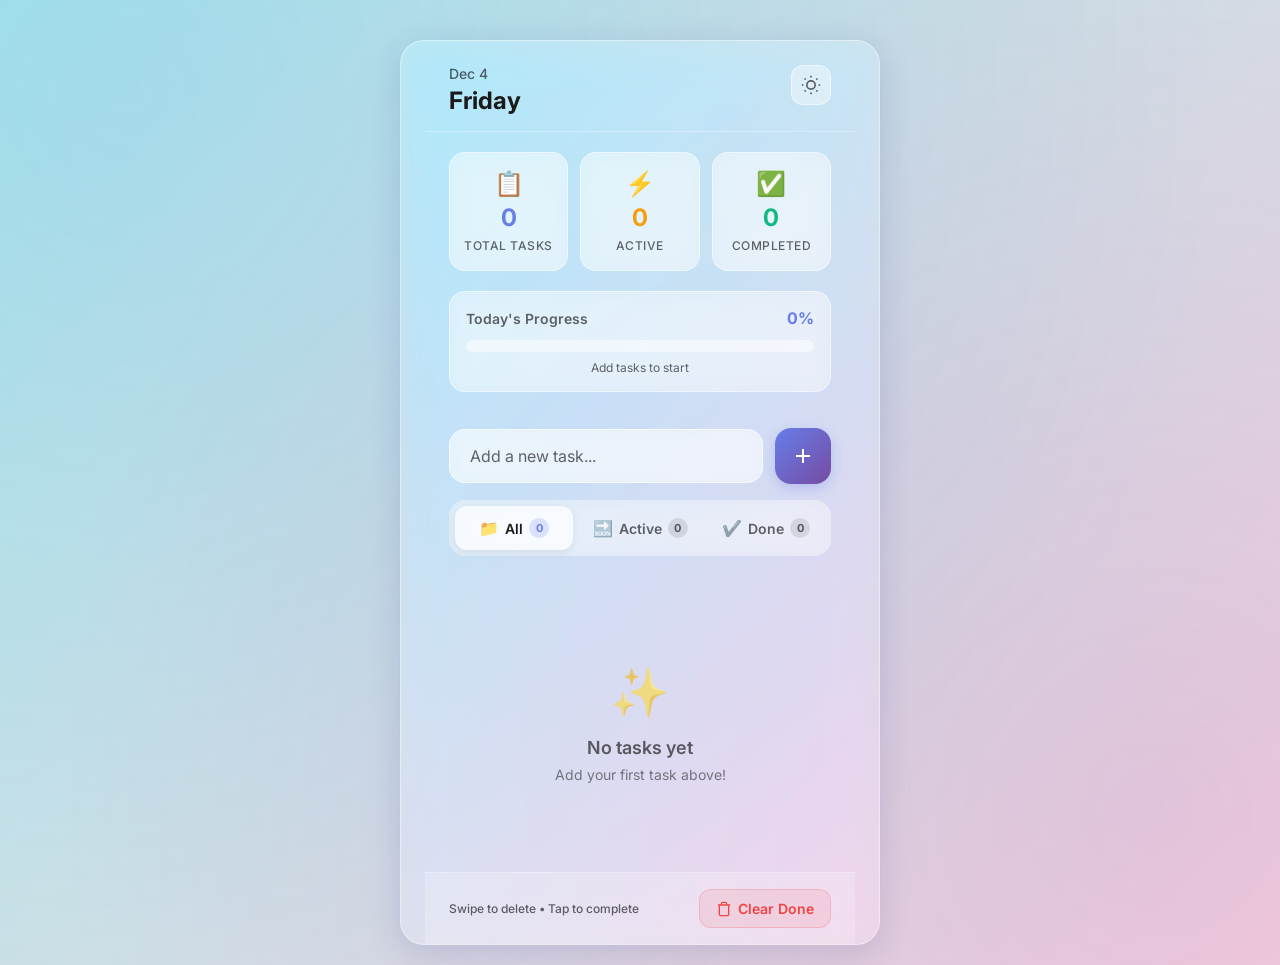
<file: index.html>
<!DOCTYPE html>
<html lang="en">
<head>
    <meta charset="UTF-8">
    <meta name="viewport" content="width=device-width, initial-scale=1.0, maximum-scale=1.0, user-scalable=no">
    <title>Todo Dashboard</title>
    <link rel="stylesheet" href="style.css">
    <link rel="preconnect" href="https://fonts.googleapis.com">
    <link rel="preconnect" href="https://fonts.gstatic.com" crossorigin>
    <link href="https://fonts.googleapis.com/css2?family=Inter:wght@300;400;500;600;700&display=swap" rel="stylesheet">
</head>
<body>
    <div class="container">
        <!-- Header -->
        <header class="header">
            <div class="header-content">
                <div class="date-display">
                    <span id="currentDate" class="date"></span>
                    <span class="day" id="currentDay"></span>
                </div>
                <button class="theme-toggle" id="themeToggle" aria-label="Toggle theme">
                    <svg class="sun-icon" width="20" height="20" viewBox="0 0 24 24" fill="none" stroke="currentColor" stroke-width="2">
                        <circle cx="12" cy="12" r="5"></circle>
                        <line x1="12" y1="1" x2="12" y2="3"></line>
                        <line x1="12" y1="21" x2="12" y2="23"></line>
                        <line x1="4.22" y1="4.22" x2="5.64" y2="5.64"></line>
                        <line x1="18.36" y1="18.36" x2="19.78" y2="19.78"></line>
                        <line x1="1" y1="12" x2="3" y2="12"></line>
                        <line x1="21" y1="12" x2="23" y2="12"></line>
                        <line x1="4.22" y1="19.78" x2="5.64" y2="18.36"></line>
                        <line x1="18.36" y1="5.64" x2="19.78" y2="4.22"></line>
                    </svg>
                </button>
            </div>
        </header>

        <!-- Dashboard Stats -->
        <section class="dashboard">
            <div class="stats-grid">
                <div class="stat-card total">
                    <div class="stat-icon">📋</div>
                    <div class="stat-content">
                        <span class="stat-value" id="totalTasks">0</span>
                        <span class="stat-label">Total Tasks</span>
                    </div>
                </div>
                <div class="stat-card active">
                    <div class="stat-icon">⚡</div>
                    <div class="stat-content">
                        <span class="stat-value" id="activeTasks">0</span>
                        <span class="stat-label">Active</span>
                    </div>
                </div>
                <div class="stat-card completed">
                    <div class="stat-icon">✅</div>
                    <div class="stat-content">
                        <span class="stat-value" id="completedTasks">0</span>
                        <span class="stat-label">Completed</span>
                    </div>
                </div>
            </div>

            <!-- Progress Card -->
            <div class="progress-card">
                <div class="progress-header">
                    <span class="progress-title">Today's Progress</span>
                    <span class="progress-percentage" id="progressPercentage">0%</span>
                </div>
                <div class="progress-bar-container">
                    <div class="progress-bar" id="progressBar"></div>
                </div>
                <p class="progress-subtitle" id="progressText">Complete tasks to see progress</p>
            </div>
        </section>

        <!-- Quick Add -->
        <section class="quick-add">
            <div class="input-group">
                <input type="text" id="taskInput" placeholder="Add a new task..." autocomplete="off">
                <button id="addBtn" class="add-btn">
                    <svg width="24" height="24" viewBox="0 0 24 24" fill="none" stroke="currentColor" stroke-width="2">
                        <line x1="12" y1="5" x2="12" y2="19"></line>
                        <line x1="5" y1="12" x2="19" y2="12"></line>
                    </svg>
                </button>
            </div>
        </section>

        <!-- Filter Tabs -->
        <section class="tabs-section">
            <div class="filter-tabs">
                <button class="tab active" data-filter="all">
                    <span class="tab-icon">📁</span>
                    <span class="tab-text">All</span>
                    <span class="tab-count" id="allCount">0</span>
                </button>
                <button class="tab" data-filter="active">
                    <span class="tab-icon">🔜</span>
                    <span class="tab-text">Active</span>
                    <span class="tab-count" id="activeCount">0</span>
                </button>
                <button class="tab" data-filter="completed">
                    <span class="tab-icon">✔️</span>
                    <span class="tab-text">Done</span>
                    <span class="tab-count" id="completedCount">0</span>
                </button>
            </div>
        </section>

        <!-- Todo List -->
        <section class="todo-section">
            <ul id="todoList" class="todo-list"></ul>

            <!-- Empty State -->
            <div id="emptyState" class="empty-state">
                <div class="empty-icon">✨</div>
                <h3>No tasks yet</h3>
                <p>Add your first task above!</p>
            </div>
        </section>

        <!-- Footer -->
        <footer class="footer">
            <span class="footer-text">Swipe to delete • Tap to complete</span>
            <button class="clear-btn" id="clearCompleted">
                <svg width="16" height="16" viewBox="0 0 24 24" fill="none" stroke="currentColor" stroke-width="2">
                    <polyline points="3 6 5 6 21 6"></polyline>
                    <path d="M19 6v14a2 2 0 0 1-2 2H7a2 2 0 0 1-2-2V6m3 0V4a2 2 0 0 1 2-2h4a2 2 0 0 1 2 2v2"></path>
                </svg>
                Clear Done
            </button>
        </footer>
    </div>

    <script src="todo.js"></script>
</body>
</html>
</file>
<file: style.css>
* {
    margin: 0;
    padding: 0;
    box-sizing: border-box;
    -webkit-tap-highlight-color: transparent;
}

:root {
    --glass-bg: rgba(255, 255, 255, 0.25);
    --glass-border: rgba(255, 255, 255, 0.4);
    --glass-shadow: 0 8px 32px rgba(31, 38, 135, 0.15);
    --primary: linear-gradient(135deg, #667eea 0%, #764ba2 100%);
    --text-primary: #1a1a1a;
    --text-secondary: rgba(0, 0, 0, 0.6);
    --success: #10b981;
    --warning: #f59e0b;
    --danger: #ef4444;
}

body {
    font-family: 'Inter', -apple-system, BlinkMacSystemFont, sans-serif;
    background: linear-gradient(135deg, #a8edea 0%, #fed6e3 100%);
    min-height: 100vh;
    display: flex;
    justify-content: center;
    align-items: flex-start;
    padding: 20px;
    position: relative;
    overflow-x: hidden;
}

body::before {
    content: '';
    position: fixed;
    top: -50%;
    left: -50%;
    width: 200%;
    height: 200%;
    background:
        radial-gradient(circle at 30% 30%, rgba(102, 126, 234, 0.15) 0%, transparent 50%),
        radial-gradient(circle at 70% 70%, rgba(118, 75, 162, 0.15) 0%, transparent 50%);
    animation: bgFloat 20s ease-in-out infinite;
    z-index: -1;
}

@keyframes bgFloat {
    0%, 100% { transform: translate(0, 0) rotate(0deg); }
    50% { transform: translate(-5%, -5%) rotate(180deg); }
}

.container {
    background: var(--glass-bg);
    backdrop-filter: blur(20px) saturate(180%);
    -webkit-backdrop-filter: blur(20px) saturate(180%);
    border-radius: 24px;
    width: 100%;
    max-width: 480px;
    box-shadow: var(--glass-shadow);
    border: 1px solid var(--glass-border);
    overflow: hidden;
    margin-top: 20px;
}

/* Header */
.header {
    padding: 24px 24px 16px;
    border-bottom: 1px solid rgba(255, 255, 255, 0.3);
}

.header-content {
    display: flex;
    justify-content: space-between;
    align-items: flex-start;
}

.date-display {
    display: flex;
    flex-direction: column;
}

.date {
    font-size: 14px;
    color: var(--text-secondary);
    font-weight: 500;
}

.day {
    font-size: 24px;
    color: var(--text-primary);
    font-weight: 700;
    margin-top: 4px;
}

.theme-toggle {
    width: 40px;
    height: 40px;
    border-radius: 12px;
    background: rgba(255, 255, 255, 0.4);
    border: 1px solid rgba(255, 255, 255, 0.5);
    cursor: pointer;
    display: flex;
    align-items: center;
    justify-content: center;
    color: var(--text-secondary);
    transition: all 0.3s ease;
}

.theme-toggle:hover {
    background: rgba(255, 255, 255, 0.6);
    transform: rotate(30deg);
}

/* Dashboard Stats */
.dashboard {
    padding: 20px 24px;
}

.stats-grid {
    display: grid;
    grid-template-columns: repeat(3, 1fr);
    gap: 12px;
    margin-bottom: 20px;
}

.stat-card {
    background: rgba(255, 255, 255, 0.4);
    backdrop-filter: blur(10px);
    border-radius: 16px;
    padding: 16px 12px;
    text-align: center;
    border: 1px solid rgba(255, 255, 255, 0.5);
    transition: transform 0.3s ease, box-shadow 0.3s ease;
}

.stat-card:hover {
    transform: translateY(-2px);
    box-shadow: 0 4px 12px rgba(0, 0, 0, 0.08);
}

.stat-icon {
    font-size: 24px;
    margin-bottom: 8px;
}

.stat-value {
    display: block;
    font-size: 24px;
    font-weight: 700;
    color: var(--text-primary);
    line-height: 1;
    margin-bottom: 4px;
}

.stat-label {
    font-size: 12px;
    color: var(--text-secondary);
    font-weight: 500;
    text-transform: uppercase;
    letter-spacing: 0.5px;
}

.stat-card.total .stat-value { color: #667eea; }
.stat-card.active .stat-value { color: var(--warning); }
.stat-card.completed .stat-value { color: var(--success); }

/* Progress Card */
.progress-card {
    background: rgba(255, 255, 255, 0.35);
    backdrop-filter: blur(10px);
    border-radius: 16px;
    padding: 16px;
    border: 1px solid rgba(255, 255, 255, 0.5);
}

.progress-header {
    display: flex;
    justify-content: space-between;
    align-items: center;
    margin-bottom: 12px;
}

.progress-title {
    font-size: 14px;
    color: var(--text-secondary);
    font-weight: 600;
}

.progress-percentage {
    font-size: 16px;
    font-weight: 700;
    color: #667eea;
}

.progress-bar-container {
    height: 12px;
    background: rgba(255, 255, 255, 0.5);
    border-radius: 6px;
    overflow: hidden;
    margin-bottom: 8px;
}

.progress-bar {
    height: 100%;
    background: var(--primary);
    border-radius: 6px;
    transition: width 0.5s cubic-bezier(0.4, 0, 0.2, 1);
    width: 0%;
}

.progress-subtitle {
    font-size: 12px;
    color: var(--text-secondary);
    text-align: center;
}

/* Quick Add */
.quick-add {
    padding: 16px 24px;
}

.input-group {
    display: flex;
    gap: 12px;
    align-items: center;
}

#taskInput {
    flex: 1;
    padding: 16px 20px;
    background: rgba(255, 255, 255, 0.5);
    backdrop-filter: blur(10px);
    border: 1px solid rgba(255, 255, 255, 0.6);
    border-radius: 16px;
    font-size: 16px;
    color: var(--text-primary);
    transition: all 0.3s ease;
    font-family: inherit;
}

#taskInput:focus {
    outline: none;
    background: rgba(255, 255, 255, 0.7);
    border-color: rgba(102, 126, 234, 0.5);
    box-shadow: 0 0 0 3px rgba(102, 126, 234, 0.1);
}

#taskInput::placeholder {
    color: var(--text-secondary);
}

.add-btn {
    width: 56px;
    height: 56px;
    border-radius: 16px;
    background: var(--primary);
    border: none;
    color: white;
    cursor: pointer;
    display: flex;
    align-items: center;
    justify-content: center;
    transition: all 0.3s ease;
    box-shadow: 0 4px 12px rgba(102, 126, 234, 0.3);
    flex-shrink: 0;
}

.add-btn:hover {
    transform: translateY(-2px);
    box-shadow: 0 6px 20px rgba(102, 126, 234, 0.4);
}

.add-btn:active {
    transform: scale(0.95);
}

/* Tabs */
.tabs-section {
    padding: 0 24px 16px;
}

.filter-tabs {
    display: grid;
    grid-template-columns: repeat(3, 1fr);
    gap: 8px;
    background: rgba(255, 255, 255, 0.3);
    padding: 6px;
    border-radius: 16px;
    backdrop-filter: blur(10px);
}

.tab {
    display: flex;
    align-items: center;
    justify-content: center;
    gap: 6px;
    padding: 12px 8px;
    background: transparent;
    border: none;
    border-radius: 12px;
    cursor: pointer;
    font-size: 14px;
    font-weight: 600;
    color: var(--text-secondary);
    transition: all 0.3s ease;
    font-family: inherit;
}

.tab:hover {
    color: var(--text-primary);
}

.tab.active {
    background: rgba(255, 255, 255, 0.7);
    color: var(--text-primary);
    box-shadow: 0 2px 8px rgba(0, 0, 0, 0.08);
}

.tab-icon {
    font-size: 16px;
}

.tab-count {
    display: inline-flex;
    align-items: center;
    justify-content: center;
    min-width: 20px;
    height: 20px;
    padding: 0 6px;
    background: rgba(0, 0, 0, 0.1);
    border-radius: 10px;
    font-size: 11px;
    font-weight: 700;
}

.tab.active .tab-count {
    background: rgba(102, 126, 234, 0.2);
    color: #667eea;
}

/* Todo List */
.todo-section {
    padding: 0 24px 24px;
    position: relative;
    min-height: 300px;
}

.todo-list {
    list-style: none;
    display: flex;
    flex-direction: column;
    gap: 10px;
    max-height: 400px;
    overflow-y: auto;
    padding-right: 4px;
}

.todo-item {
    display: flex;
    align-items: center;
    gap: 12px;
    padding: 16px;
    background: rgba(255, 255, 255, 0.5);
    backdrop-filter: blur(15px);
    border-radius: 16px;
    transition: all 0.3s cubic-bezier(0.4, 0, 0.2, 1);
    border: 1px solid rgba(255, 255, 255, 0.6);
    box-shadow: 0 2px 8px rgba(0, 0, 0, 0.04);
    animation: slideUp 0.3s ease;
}

@keyframes slideUp {
    from {
        opacity: 0;
        transform: translateY(20px);
    }
    to {
        opacity: 1;
        transform: translateY(0);
    }
}

.todo-item:hover {
    transform: translateY(-2px);
    box-shadow: 0 4px 16px rgba(0, 0, 0, 0.08);
    background: rgba(255, 255, 255, 0.6);
}

.todo-item.completed {
    background: rgba(232, 245, 233, 0.4);
}

.todo-checkbox {
    width: 24px;
    height: 24px;
    border-radius: 50%;
    border: 2px solid rgba(102, 126, 234, 0.5);
    cursor: pointer;
    accent-color: #667eea;
    flex-shrink: 0;
    position: relative;
    transition: all 0.3s ease;
}

.todo-checkbox:checked {
    background: var(--primary);
    border-color: transparent;
}

.task-text {
    flex: 1;
    font-size: 16px;
    color: var(--text-primary);
    font-weight: 500;
    word-break: break-word;
    line-height: 1.5;
    transition: all 0.3s ease;
}

.todo-item.completed .task-text {
    text-decoration: line-through;
    color: var(--text-secondary);
    opacity: 0.6;
}

.delete-btn {
    width: 32px;
    height: 32px;
    border-radius: 10px;
    background: rgba(239, 68, 68, 0.1);
    color: var(--danger);
    border: 1px solid rgba(239, 68, 68, 0.2);
    cursor: pointer;
    display: flex;
    align-items: center;
    justify-content: center;
    transition: all 0.3s ease;
    opacity: 0.5;
    flex-shrink: 0;
}

.delete-btn:hover {
    background: rgba(239, 68, 68, 0.2);
    opacity: 1;
    transform: scale(1.1);
}

/* Empty State */
.empty-state {
    position: absolute;
    top: 50%;
    left: 50%;
    transform: translate(-50%, -50%);
    text-align: center;
    padding: 40px 20px;
    width: 100%;
}

.empty-state.hidden {
    display: none;
}

.empty-icon {
    font-size: 48px;
    margin-bottom: 16px;
    opacity: 0.6;
}

.empty-state h3 {
    font-size: 18px;
    color: var(--text-secondary);
    margin-bottom: 8px;
    font-weight: 600;
}

.empty-state p {
    font-size: 14px;
    color: var(--text-secondary);
    opacity: 0.8;
}

/* Footer */
.footer {
    display: flex;
    justify-content: space-between;
    align-items: center;
    padding: 16px 24px;
    border-top: 1px solid rgba(255, 255, 255, 0.3);
    background: rgba(255, 255, 255, 0.2);
}

.footer-text {
    font-size: 12px;
    color: var(--text-secondary);
    font-weight: 500;
}

.clear-btn {
    display: flex;
    align-items: center;
    gap: 6px;
    padding: 10px 16px;
    background: rgba(239, 68, 68, 0.1);
    color: var(--danger);
    border: 1px solid rgba(239, 68, 68, 0.2);
    border-radius: 12px;
    cursor: pointer;
    font-size: 14px;
    font-weight: 600;
    transition: all 0.3s ease;
    font-family: inherit;
}

.clear-btn:hover {
    background: rgba(239, 68, 68, 0.2);
    transform: translateY(-1px);
}

/* Scrollbar */
.todo-list::-webkit-scrollbar {
    width: 6px;
}

.todo-list::-webkit-scrollbar-track {
    background: rgba(255, 255, 255, 0.2);
    border-radius: 3px;
}

.todo-list::-webkit-scrollbar-thumb {
    background: rgba(102, 126, 234, 0.4);
    border-radius: 3px;
}

.todo-list::-webkit-scrollbar-thumb:hover {
    background: rgba(102, 126, 234, 0.6);
}

/* Mobile Responsive */
@media (max-width: 480px) {
    body {
        padding: 10px;
    }

    .container {
        border-radius: 20px;
    }

    .header {
        padding: 20px 20px 12px;
    }

    .day {
        font-size: 20px;
    }

    .dashboard {
        padding: 16px 20px;
    }

    .stats-grid {
        gap: 8px;
    }

    .stat-card {
        padding: 12px 8px;
    }

    .stat-icon {
        font-size: 20px;
        margin-bottom: 6px;
    }

    .stat-value {
        font-size: 20px;
    }

    .stat-label {
        font-size: 10px;
    }

    .progress-card {
        padding: 14px;
    }

    .progress-title {
        font-size: 13px;
    }

    .progress-percentage {
        font-size: 14px;
    }

    .quick-add {
        padding: 12px 20px;
    }

    .input-group {
        gap: 10px;
    }

    #taskInput {
        padding: 14px 16px;
        font-size: 15px;
    }

    .add-btn {
        width: 50px;
        height: 50px;
    }

    .tabs-section {
        padding: 0 20px 12px;
    }

    .filter-tabs {
        gap: 6px;
    }

    .tab {
        padding: 10px 6px;
        font-size: 13px;
    }

    .tab-icon {
        font-size: 14px;
    }

    .todo-section {
        padding: 0 20px 20px;
    }

    .todo-item {
        padding: 14px;
        gap: 10px;
    }

    .task-text {
        font-size: 15px;
    }

    .delete-btn {
        width: 28px;
        height: 28px;
    }

    .footer {
        padding: 12px 20px;
        flex-wrap: wrap;
        gap: 10px;
    }

    .footer-text {
        flex: 1;
        text-align: left;
    }

    .clear-btn {
        flex: 1;
        justify-content: center;
    }
}

/* Safe area for notched phones */
@supports (padding: max(0px)) {
    .container {
        padding-left: max(24px, env(safe-area-inset-left));
        padding-right: max(24px, env(safe-area-inset-right));
    }
}

/* Reduced motion */
@media (prefers-reduced-motion: reduce) {
    * {
        animation-duration: 0.01ms !important;
        animation-iteration-count: 1 !important;
        transition-duration: 0.01ms !important;
    }
}
</file>
